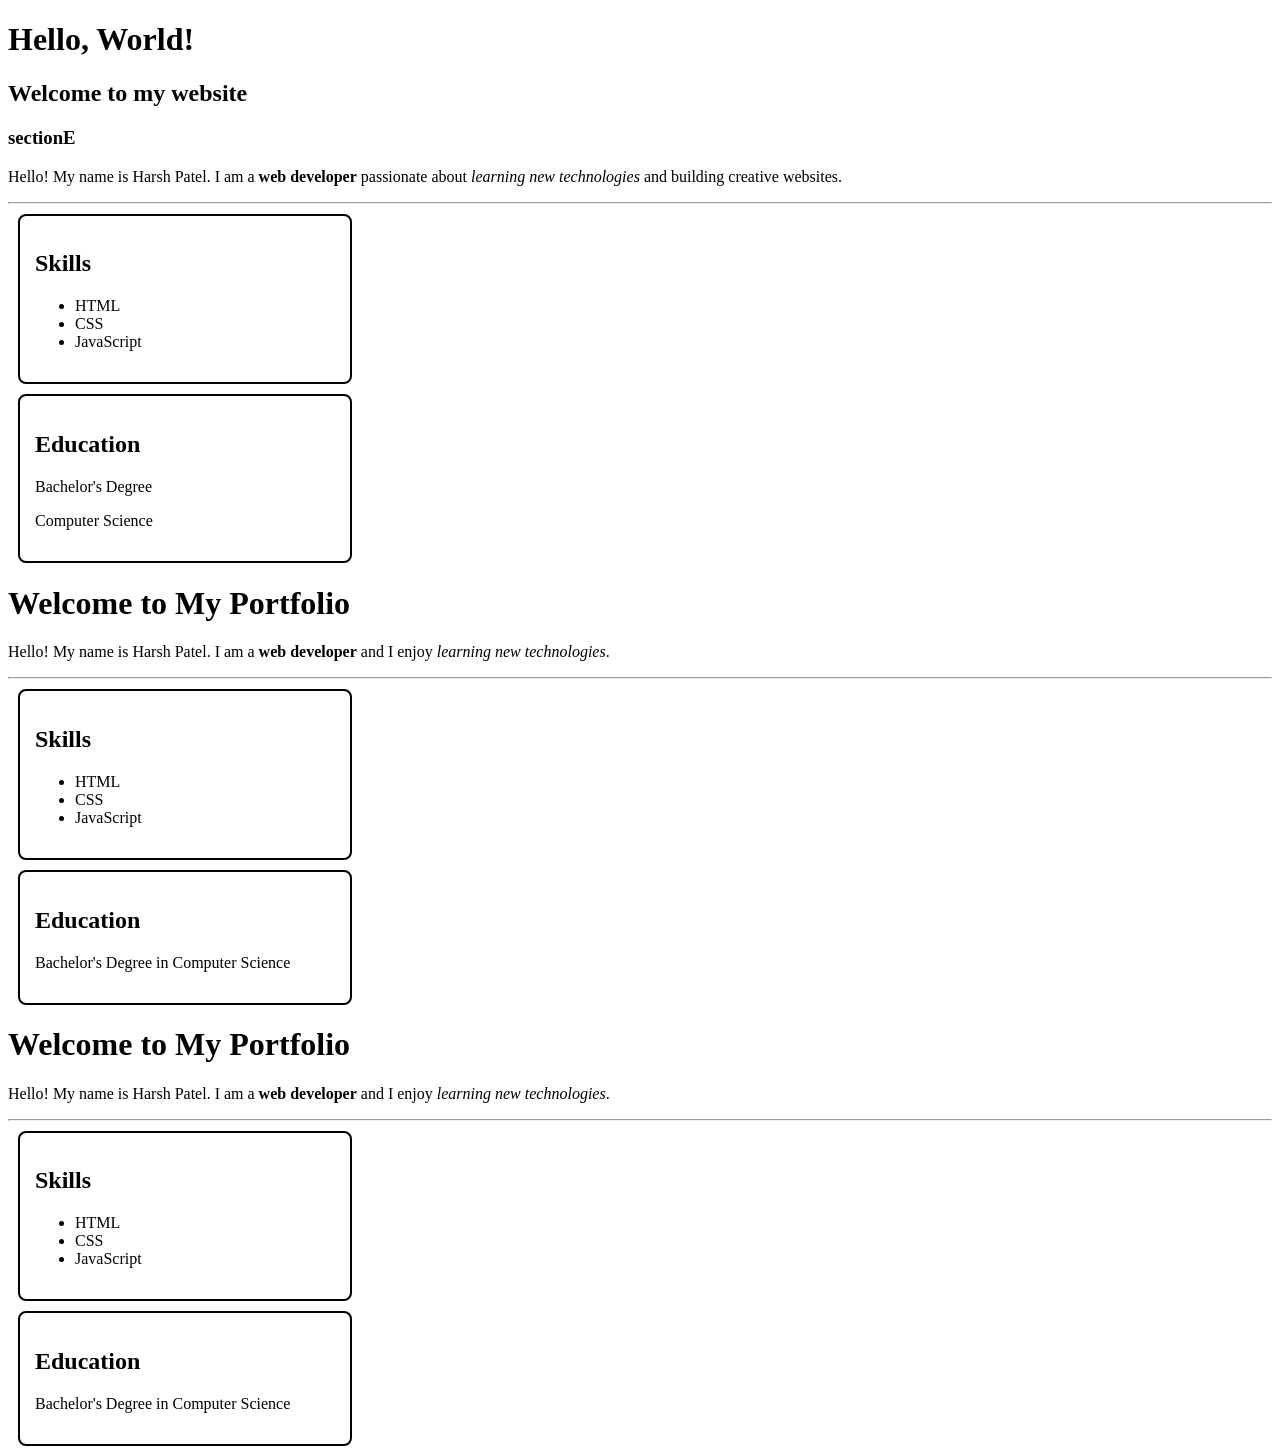
<file: week 2/index.html>
<!DOCTYPE html>
<html lang="en">
<head>
    <meta charset="UTF-8">
    <meta name="viewport" content="width=device-width, initial-scale=1.0">
    <title>Document</title>
</head>
<body>
    <h1>
        Hello, World!</h1>
    
        <h2>
           Welcome to my website</h2>

           <h3>sectionE</h3>

    
</body>
</html>


<!DOCTYPE html>
<html lang="en">
<head>
    <meta charset="UTF-8">
    <meta name="viewport" content="width=device-width, initial-scale=1.0">
    <title>Introduction</title>
</head>
<body>
    <p>
        Hello! My name is Harsh Patel. I am a <strong>web developer</strong>
        passionate about <em>learning new technologies</em>
        and building creative websites.
    </p>

    <hr>
</body>
</html>



<!DOCTYPE html>
<html lang="en">
<head>
    <meta charset="UTF-8">
    <meta name="viewport" content="width=device-width, initial-scale=1.0">
    <title> Completed 12th from cbse - Radha Madhav Public School 
            Completed 10th from cbse - Delhi Public School
            pursuing B.Tech in Computer Science from INVERTIS UNIVERSITY

    </title>
    <style>
        .info-box {
            border: 2px solid black;
            padding: 15px;
            margin: 10px;
            width: 300px;
            border-radius: 8px;
        }
    </style>
</head>
<body>

    <div id="skills" class="info-box">
        <h2>Skills</h2>
        <ul>
            <li>HTML</li>
            <li>CSS</li>
            <li>JavaScript</li>
        </ul>
    </div>

    <div id="education" class="info-box">
        <h2>Education</h2>
        <p>Bachelor's Degree</p>
        <p>Computer Science</p>
    </div>

</body>
</html>



<!DOCTYPE html>
<html lang="en">
<head>
    <meta charset="UTF-8">
    <meta name="viewport" content="width=device-width, initial-scale=1.0">
    <title>My Portfolio</title>
</head>
<body>

    <h1>Welcome to My Portfolio</h1>

    <p>Hello! My name is Harsh Patel. I am a
        <strong>web developer</strong> and I enjoy
        <em>learning new technologies</em>.
    </p>

    <hr>

    <div id="skills" class="info-box">
        <h2>Skills</h2>
        <ul>
            <li>HTML</li>
            <li>CSS</li>
            <li>JavaScript</li>
        </ul>
    </div>

    <div id="education" class="info-box">
        <h2>Education</h2>
        <p>Bachelor's Degree in Computer Science</p>
    </div>

</body>
</html>




<!DOCTYPE html>
<html lang="en">
<head>
    <!-- Set character encoding -->
    <meta charset="UTF-8">

    <!-- Make the page responsive -->
    <meta name="viewport" content="width=device-width, initial-scale=1.0">

    <!-- Page title -->
    <title>My Portfolio</title>

    <!-- CSS styling -->
    <style>
        /* Common styling for information boxes */
        .info-box {
            border: 2px solid black;
            padding: 15px;
            margin: 10px;
            width: 300px;
            border-radius: 8px;
        }
    </style>
</head>

<body>
    <!-- Main heading -->
    <h1>Welcome to My Portfolio</h1>

    <!-- Introduction paragraph -->
    <p>
        Hello! My name is Harsh Patel. I am a
        <strong>web developer</strong> and I enjoy
        <em>learning new technologies</em>.
    </p>

    <hr>

    <!-- Skills section -->
    <div id="skills" class="info-box">
        <h2>Skills</h2>

        <ul>
            <li>HTML</li>
            <li>CSS</li>
            <li>JavaScript</li>
        </ul>
    </div>

    <!-- Education section -->
    <div id="education" class="info-box">
        <h2>Education</h2>

        <p>Bachelor's Degree in Computer Science</p>
    </div>
</body>
</html>
</file>
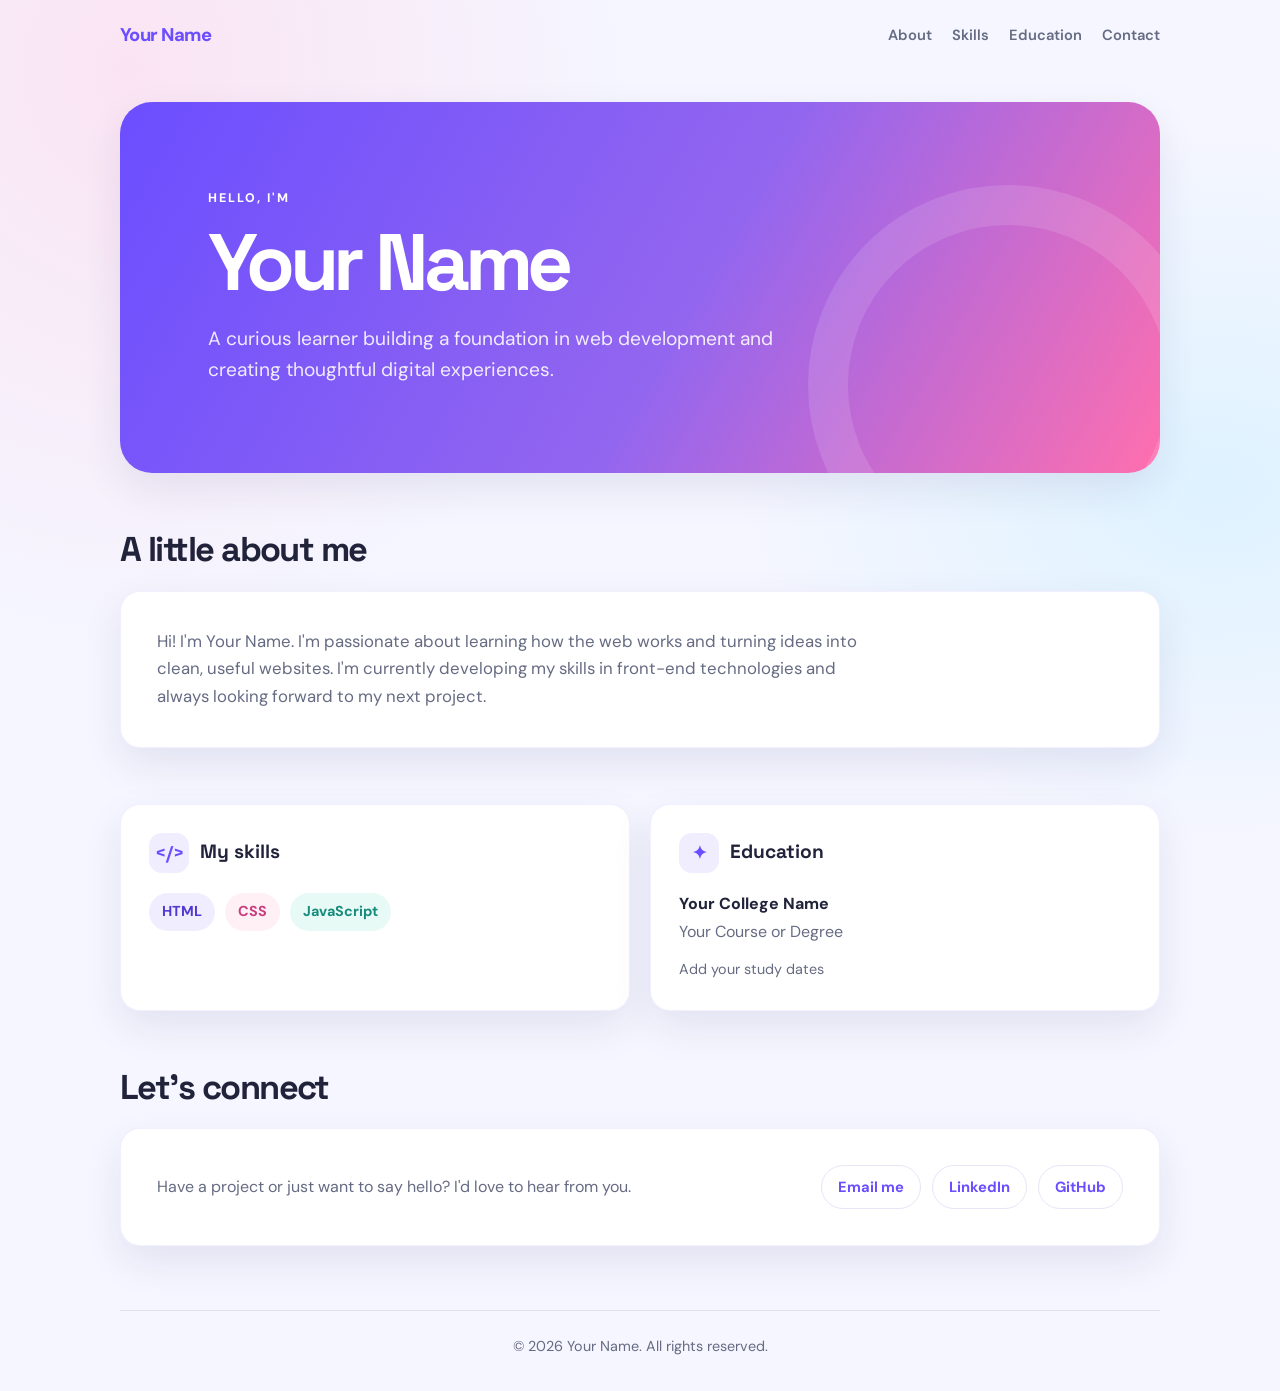
<file: week-5/index.html>
<!DOCTYPE html>
<html lang="en">
<head>
  <meta charset="UTF-8">
  <meta name="viewport" content="width=device-width, initial-scale=1.0">
  <meta name="description" content="A personal portfolio introducing Your Name, their skills, education, and contact details.">
  <title>Your Name | Portfolio</title>
  <link rel="preconnect" href="https://fonts.googleapis.com">
  <link rel="preconnect" href="https://fonts.gstatic.com" crossorigin>
  <link href="https://fonts.googleapis.com/css2?family=DM+Sans:wght@400;500;600;700;800&family=Space+Grotesk:wght@500;600;700&display=swap" rel="stylesheet">
  <style>
    :root {
      color-scheme: light;
      --ink: #20233a;
      --muted: #656b82;
      --paper: #ffffff;
      --white: #ffffff;
      --background: #f5f6ff;
      --purple: #6b4eff;
      --purple-dark: #5138d1;
      --purple-soft: #f0edff;
      --purple-mid: #9366ef;
      --purple-border: rgb(107 78 255 / 9%);
      --purple-glow: rgb(42 35 99 / 9%);
      --pink: #ff6fae;
      --pink-soft: #fff0f6;
      --pink-dark: #c83d7d;
      --pink-wash: rgb(255 213 233 / 55%);
      --teal: #24b8a5;
      --teal-soft: #e8faf6;
      --teal-dark: #168a7b;
      --blue-wash: rgb(203 239 255 / 55%);
      --white-soft: rgb(255 255 255 / 88%);
      --white-ring: rgb(255 255 255 / 12%);
      --button-border: #e8e5f7;
      --button-hover: #f4f1ff;
      --footer-border: rgb(101 107 130 / 15%);
      --font-body: "DM Sans", "Segoe UI", Tahoma, sans-serif;
      --font-heading: "Space Grotesk", "DM Sans", sans-serif;
      --shadow: 0 16px 40px var(--purple-glow);
      --content-width: 1040px;
      --space-0-25: 0.25rem;
      --space-0-4: 0.4rem;
      --space-0-45: 0.45rem;
      --space-0-5: 0.5rem;
      --space-0-55: 0.55rem;
      --space-0-65: 0.65rem;
      --space-0-7: 0.7rem;
      --space-0-75: 0.75rem;
      --space-0-8: 0.8rem;
      --space-1: 1rem;
      --space-1-25: 1.25rem;
      --space-1-5: 1.5rem;
      --space-1-75: 1.75rem;
      --space-2: 2rem;
      --space-2-25: 2.25rem;
      --space-2-5: 2.5rem;
      --space-3-5: 3.5rem;
      --space-4: 4rem;
      --space-5-5: 5.5rem;
      --space-decoration: 3rem;
      --space-decoration-bottom: 7rem;
      --space-decoration-outline: 2.5rem;
      --space-interaction: 2px;
      --radius-small: 0.8rem;
      --radius-medium: 1.25rem;
      --radius-large: 2rem;
    }

    * {
      box-sizing: border-box;
    }

    html {
      scroll-behavior: smooth;
    }

    body {
      margin: 0;
      background:
        radial-gradient(ellipse at 10% 5%, var(--pink-wash), transparent 32rem),
        radial-gradient(ellipse at 95% 35%, var(--blue-wash), transparent 30rem),
        var(--background);
      color: var(--ink);
      font-family: var(--font-body);
      font-size: 16px;
      line-height: 1.65;
    }

    a {
      color: inherit;
    }

    .page-shell {
      width: min(100% - var(--space-2), var(--content-width));
      margin: 0 auto;
    }

    .site-header {
      display: flex;
      align-items: center;
      justify-content: space-between;
      gap: var(--space-1-5);
      padding: var(--space-1-25) 0;
    }

    .brand {
      color: var(--purple);
      font-size: 1.15rem;
      font-weight: 800;
      letter-spacing: -0.03em;
      text-decoration: none;
    }

    .site-nav {
      display: flex;
      flex-wrap: wrap;
      gap: var(--space-0-4) var(--space-1-25);
    }

    .site-nav a {
      color: var(--muted);
      font-size: 0.92rem;
      font-weight: 600;
      text-decoration: none;
      transition: color 160ms ease;
    }

    .site-nav a:hover,
    .site-nav a:focus-visible {
      color: var(--purple);
    }

    main {
      padding: var(--space-2) 0 var(--space-4);
    }

    #hero {
      position: relative;
      overflow: hidden;
      padding: clamp(var(--space-2-5), 8vw, var(--space-5-5));
      border-radius: var(--radius-large);
      background: linear-gradient(120deg, var(--purple), var(--purple-mid) 55%, var(--pink));
      box-shadow: var(--shadow);
      color: var(--white);
    }

    #hero::after {
      position: absolute;
      right: calc(var(--space-decoration) * -1);
      bottom: calc(var(--space-decoration-bottom) * -1);
      width: 20rem;
      height: 20rem;
      border: var(--space-decoration-outline) solid var(--white-ring);
      border-radius: 50%;
      content: "";
      pointer-events: none;
    }

    .eyebrow {
      margin: 0 0 var(--space-0-75);
      font-size: 0.78rem;
      font-weight: 800;
      letter-spacing: 0.16em;
      line-height: 1.4;
      text-transform: uppercase;
    }

    h1 {
      max-width: 700px;
      margin: 0;
      font-family: var(--font-heading);
      font-size: clamp(2.5rem, 7vw, 5rem);
      letter-spacing: -0.065em;
      line-height: 1.05;
    }

    #hero p:last-child {
      max-width: 580px;
      margin: var(--space-1-25) 0 0;
      color: var(--white-soft);
      font-size: clamp(1rem, 2.2vw, 1.2rem);
      line-height: 1.6;
    }

    .section {
      padding-top: var(--space-3-5);
    }

    .section-heading {
      margin: 0 0 var(--space-1-25);
      font-family: var(--font-heading);
      font-size: clamp(1.65rem, 4vw, 2.15rem);
      letter-spacing: -0.045em;
      line-height: 1.2;
    }

    .card {
      border: 1px solid var(--purple-border);
      border-radius: var(--radius-medium);
      background: var(--paper);
      box-shadow: var(--shadow);
    }

    .about-card {
      padding: clamp(var(--space-1-5), 4vw, var(--space-2-25));
    }

    .about-card p {
      max-width: 720px;
      margin: 0;
      color: var(--muted);
      font-size: 1.05rem;
    }

    .card-grid {
      display: flex;
      flex-wrap: wrap;
      gap: var(--space-1-25);
    }

    .info-card {
      flex: 1 1 280px;
      min-width: 0;
      padding: var(--space-1-75);
    }

    .info-card h3 {
      display: flex;
      align-items: center;
      gap: var(--space-0-7);
      margin: 0 0 var(--space-1-25);
      font-family: var(--font-heading);
      font-size: 1.2rem;
      line-height: 1.3;
    }

    .icon {
      display: inline-grid;
      width: 2.5rem;
      height: 2.5rem;
      place-items: center;
      border-radius: var(--radius-small);
      background: var(--purple-soft);
      color: var(--purple);
      font-size: 1.15rem;
    }

    .skill-list {
      display: flex;
      flex-wrap: wrap;
      gap: var(--space-0-65);
      margin: 0;
      padding: 0;
      list-style: none;
    }

    .skill-list li {
      padding: var(--space-0-45) var(--space-0-8);
      border-radius: 999px;
      background: var(--purple-soft);
      color: var(--purple-dark);
      font-size: 0.9rem;
      font-weight: 700;
    }

    .skill-list li:nth-child(2) {
      background: var(--pink-soft);
      color: var(--pink-dark);
    }

    .skill-list li:nth-child(3) {
      background: var(--teal-soft);
      color: var(--teal-dark);
    }

    .education-title {
      margin: 0 0 var(--space-0-25);
      font-weight: 750;
      line-height: 1.4;
    }

    .education-detail,
    .education-date {
      margin: 0;
      color: var(--muted);
    }

    .education-date {
      margin-top: var(--space-0-8);
      font-size: 0.9rem;
    }

    .contact-card {
      display: flex;
      flex-wrap: wrap;
      align-items: center;
      justify-content: space-between;
      gap: var(--space-1-5);
      padding: clamp(var(--space-1-5), 4vw, var(--space-2-25));
    }

    .contact-card p {
      margin: 0;
      color: var(--muted);
    }

    .contact-links {
      display: flex;
      flex-wrap: wrap;
      gap: var(--space-0-7);
    }

    .contact-links a {
      display: inline-flex;
      align-items: center;
      justify-content: center;
      min-height: 2.75rem;
      padding: var(--space-0-55) var(--space-1);
      border: 1px solid var(--button-border);
      border-radius: 999px;
      color: var(--purple);
      font-size: 0.92rem;
      font-weight: 700;
      text-decoration: none;
      transition: background-color 160ms ease, transform 160ms ease;
    }

    .contact-links a:hover,
    .contact-links a:focus-visible {
      transform: translateY(calc(var(--space-interaction) * -1));
      background: var(--button-hover);
    }

    .site-footer {
      padding: var(--space-1-5) 0 var(--space-2);
      border-top: 1px solid var(--footer-border);
      color: var(--muted);
      font-size: 0.9rem;
      text-align: center;
    }

    .site-footer p {
      margin: 0;
    }

    :focus-visible {
      outline: 3px solid var(--teal);
      outline-offset: var(--space-0-75);
    }

    @media (max-width: 600px) {
      .site-header {
        align-items: flex-start;
        flex-direction: column;
        gap: var(--space-0-75);
      }

      .site-nav {
        gap: var(--space-0-5) var(--space-1);
      }

      main {
        padding-top: var(--space-1);
      }

      #hero {
        border-radius: var(--radius-medium);
      }

      .section {
        padding-top: var(--space-2-5);
      }
    }

    @media (prefers-reduced-motion: reduce) {
      *,
      *::before,
      *::after {
        scroll-behavior: auto !important;
        transition-duration: 0.01ms !important;
      }
    }
  </style>
</head>
<body>
  <div class="page-shell">
    <header class="site-header">
      <a class="brand" href="#home">Your Name</a>
      <nav class="site-nav" aria-label="Main navigation">
        <a href="#about">About</a>
        <a href="#skills">Skills</a>
        <a href="#education">Education</a>
        <a href="#contact">Contact</a>
      </nav>
    </header>

    <main>
      <section id="hero" aria-labelledby="hero-title">
        <p class="eyebrow">Hello, I'm</p>
        <h1 id="hero-title">Your Name</h1>
        <p>A curious learner building a foundation in web development and creating thoughtful digital experiences.</p>
      </section>

      <section class="section" id="about" aria-labelledby="about-title">
        <h2 class="section-heading" id="about-title">A little about me</h2>
        <div class="about-card card">
          <p>Hi! I'm Your Name. I'm passionate about learning how the web works and turning ideas into clean, useful websites. I'm currently developing my skills in front-end technologies and always looking forward to my next project.</p>
        </div>
      </section>

      <section class="section" aria-label="Skills and education">
        <div class="card-grid">
          <article class="info-card card" id="skills" aria-labelledby="skills-title">
            <h3 id="skills-title"><span class="icon" aria-hidden="true">&lt;/&gt;</span> My skills</h3>
            <ul class="skill-list">
              <li>HTML</li>
              <li>CSS</li>
              <li>JavaScript</li>
            </ul>
          </article>

          <article class="info-card card" id="education" aria-labelledby="education-title">
            <h3 id="education-title"><span class="icon" aria-hidden="true">✦</span> Education</h3>
            <p class="education-title">Your College Name</p>
            <p class="education-detail">Your Course or Degree</p>
            <p class="education-date">Add your study dates</p>
          </article>
        </div>
      </section>
      

      <section class="section" id="contact" aria-labelledby="contact-title">
        <h2 class="section-heading" id="contact-title">Let's connect</h2>
        <div class="contact-card card">
          <p>Have a project or just want to say hello? I'd love to hear from you.</p>
          <div class="contact-links">
            <a href="mailto:your.email@example.com">Email me</a>
            <a href="https://www.linkedin.com/" target="_blank" rel="noopener noreferrer">LinkedIn</a>
            <a href="https://github.com/" target="_blank" rel="noopener noreferrer">GitHub</a>
          </div>
        </div>
      </section>
    </main>

    <footer class="site-footer">
      <p>&copy; 2026 Your Name. All rights reserved.</p>
    </footer>
  </div>
</body>
</html>
</file>
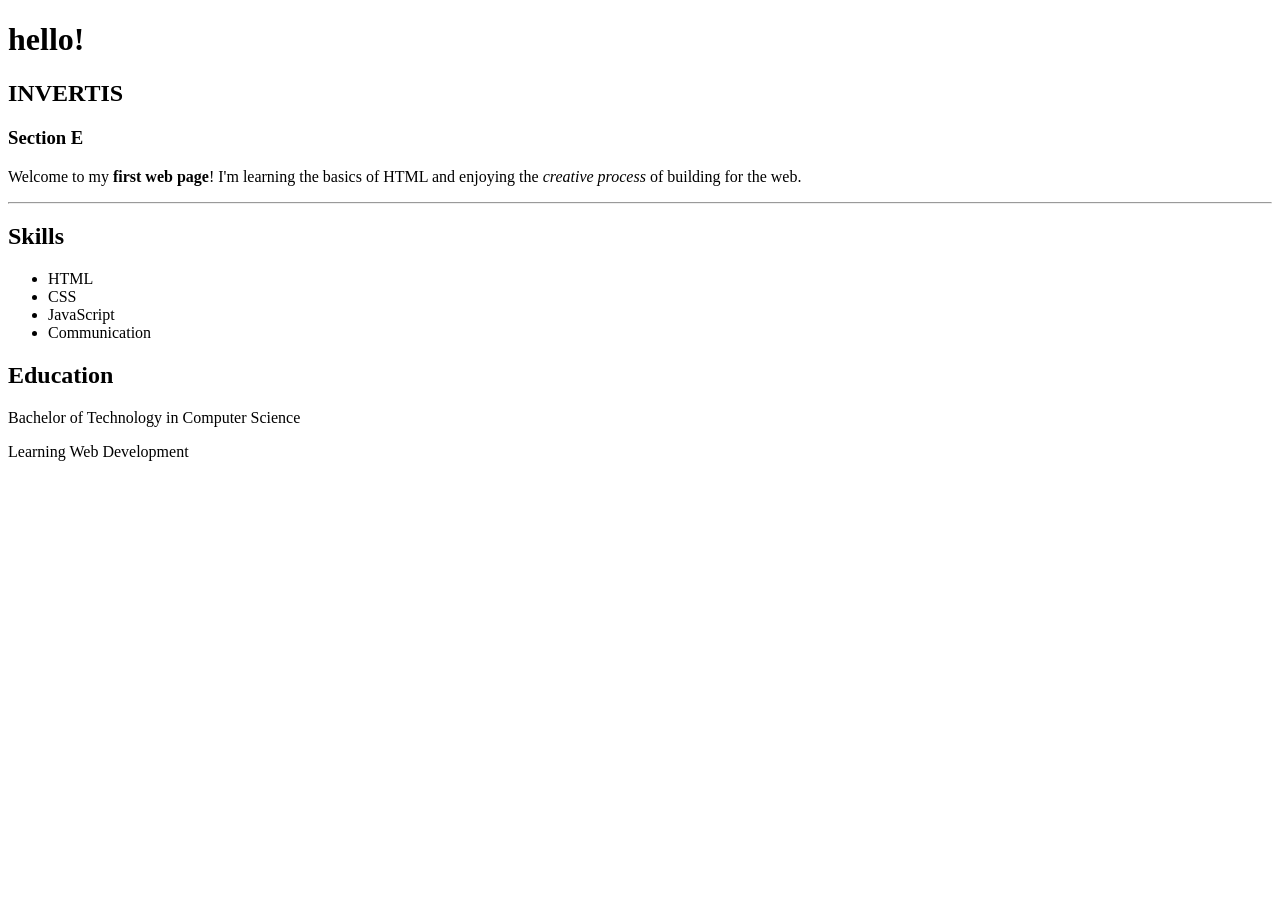
<file: week2/index.html>
<!DOCTYPE html>
<html lang="en">
<head>
  <meta charset="UTF-8">
  <meta name="viewport" content="width=device-width, initial-scale=1.0">
  <title>My First Web Page</title>
</head>
<body>
  <!-- Introduction -->
  <h1>hello!</h1>
  <h2>INVERTIS</h2>
  <h3>Section E</h3>
  <p>Welcome to my <strong>first web page</strong>! I'm learning the basics of HTML and enjoying the <em>creative process</em> of building for the web.</p>
  <hr>

  <!-- Skills section -->
  <div id="skills" class="section-box">
    <h2>Skills</h2>
    <ul>
      <li>HTML</li>
      <li>CSS</li>
      <li>JavaScript</li>
      <li>Communication</li>
    </ul>
  </div>

  <!-- Education section -->
  <div id="education" class="section-box">
    <h2>Education</h2>
    <p>Bachelor of Technology in Computer Science</p>
    <p>Learning Web Development</p>
  </div>
</body>
</html>
</file>
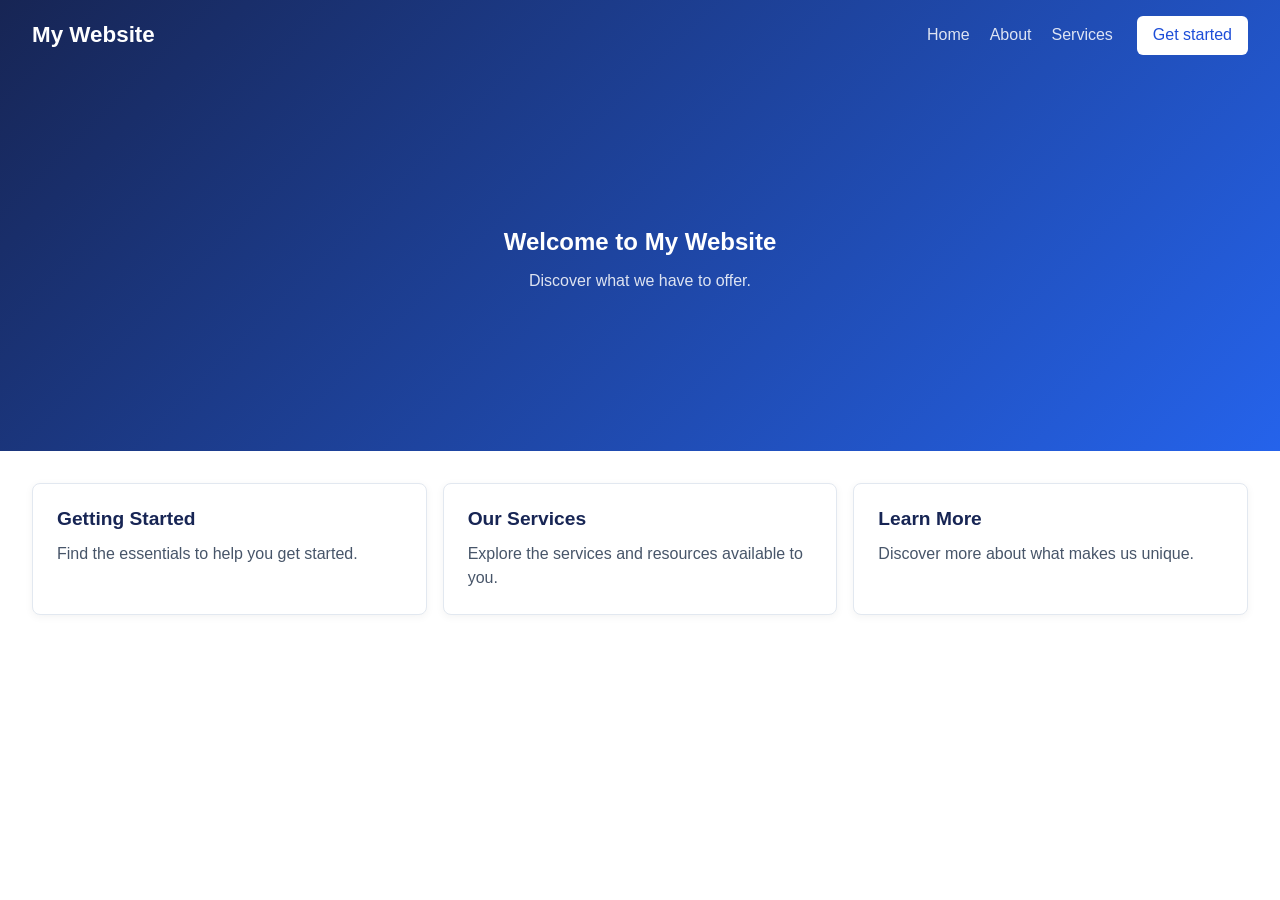
<file: week7/index.html>
<!DOCTYPE html>
<html lang="en">
<head>
  <meta charset="UTF-8">
  <meta name="viewport" content="width=device-width, initial-scale=1.0">
  <title>My Website | Home</title>
  <style>
    * {
      box-sizing: border-box;
    }

    body {
      margin: 0;
      font-family: Arial, sans-serif;
    }

    .hero {
      background: linear-gradient(135deg, #172554, #2563eb);
      color: #fff;
    }

    .navbar {
      display: flex;
      align-items: center;
      justify-content: space-between;
      padding: 1rem 2rem;
    }

    .logo {
      color: inherit;
      font-size: 1.4rem;
      font-weight: 700;
      text-decoration: none;
    }

    .nav-right {
      display: flex;
      align-items: center;
      gap: 1.5rem;
    }

    .nav-links {
      display: flex;
      align-items: center;
      gap: 1.25rem;
      margin: 0;
      padding: 0;
      list-style: none;
    }

    .nav-links a {
      color: rgb(255 255 255 / 85%);
      text-decoration: none;
    }

    .nav-links a:hover {
      color: #fff;
    }

    .nav-button {
      padding: 0.65rem 1rem;
      border: 0;
      border-radius: 6px;
      background: #fff;
      color: #1d4ed8;
      font: inherit;
      cursor: pointer;
      white-space: nowrap;
    }

    .nav-button:hover {
      background: #dbeafe;
    }

    .banner {
      display: flex;
      flex-direction: column;
      justify-content: center;
      align-items: center;
      min-height: 380px;
      padding: 2rem;
      color: inherit;
      text-align: center;
    }

    .banner h1 {
      margin: 0 0 0.75rem;
    }

    .banner p {
      margin: 0;
      color: rgb(255 255 255 / 85%);
      line-height: 1.6;
    }

    .card-row {
      display: flex;
      flex-wrap: wrap;
      gap: 1rem;
      padding: 2rem;
    }

    .card {
      flex: 1 1 200px;
      padding: 1.5rem;
      border: 1px solid #e2e8f0;
      border-radius: 8px;
      background: #fff;
      box-shadow: 0 2px 8px rgb(0 0 0 / 5%);
    }

    .card h2 {
      margin: 0 0 0.75rem;
      color: #172554;
      font-size: 1.2rem;
    }

    .card p {
      margin: 0;
      color: #475569;
      line-height: 1.5;
    }

    @media (max-width: 600px) {
      .navbar {
        flex-wrap: wrap;
        gap: 1rem;
        padding: 1rem;
      }

      .nav-right {
        width: 100%;
        gap: 0.75rem;
        justify-content: space-between;
      }

      .nav-links {
        gap: 0.75rem;
      }
    }
  </style>
</head>
<body>
  <header class="hero">
    <nav class="navbar" aria-label="Main navigation">
      <a class="logo" href="#" aria-label="My Website home">My Website</a>
      <div class="nav-right">
        <ul class="nav-links">
          <li><a href="#home">Home</a></li>
          <li><a href="#about">About</a></li>
          <li><a href="#services">Services</a></li>
        </ul>
        <button class="nav-button" type="button">Get started</button>
      </div>
    </nav>
    <section class="banner" aria-labelledby="banner-heading">
      <h1 id="banner-heading">Welcome to My Website</h1>
      <p>Discover what we have to offer.</p>
    </section>
  </header>
  <main>
    <section class="card-row" aria-label="Featured topics">
      <article class="card">
        <h2>Getting Started</h2>
        <p>Find the essentials to help you get started.</p>
      </article>
      <article class="card">
        <h2>Our Services</h2>
        <p>Explore the services and resources available to you.</p>
      </article>
      <article class="card">
        <h2>Learn More</h2>
        <p>Discover more about what makes us unique.</p>
      </article>
    </section>
  </main>
</body>
</html>
</file>
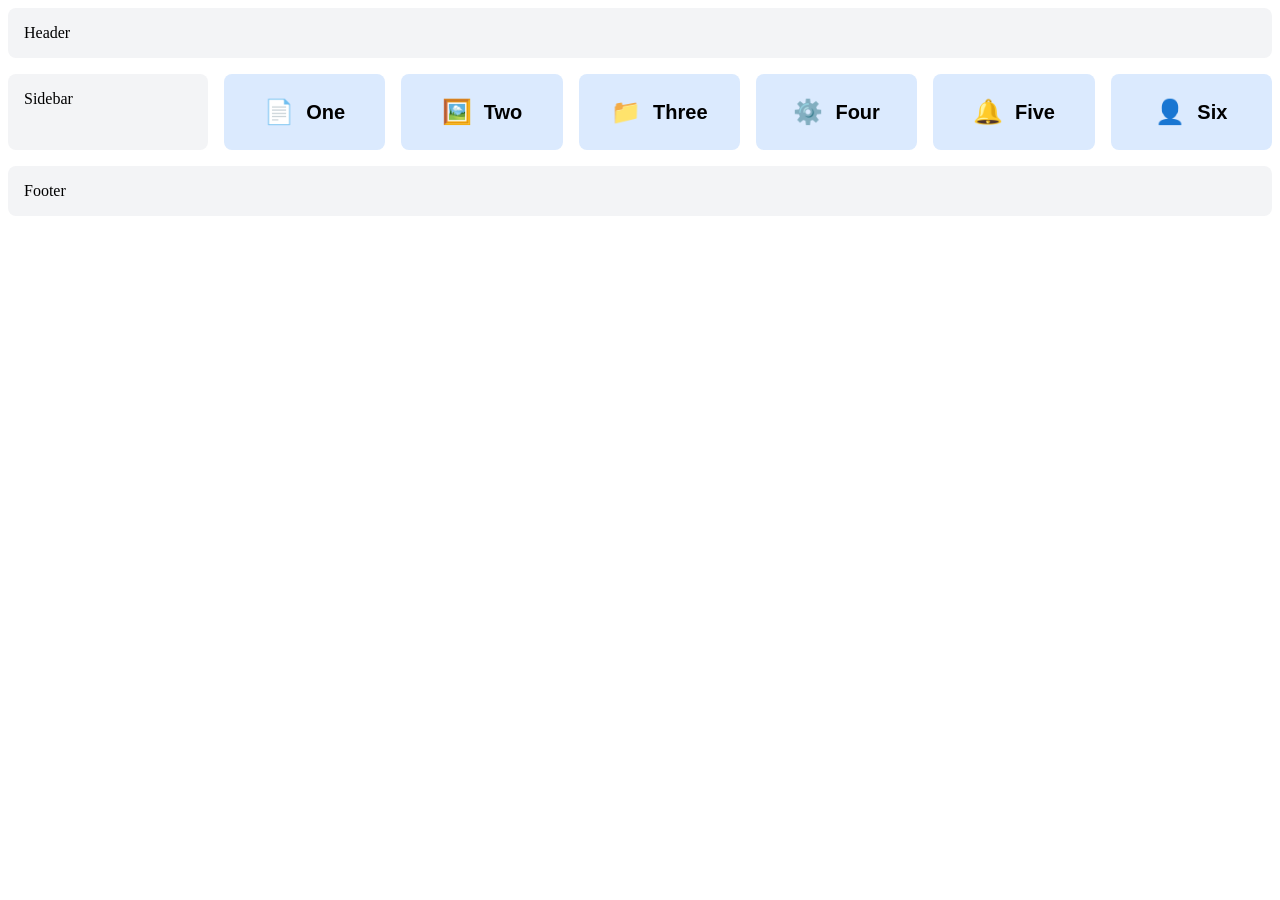
<file: week8/index.html>
<!DOCTYPE html>
<html lang="en">
<head>
  <meta charset="UTF-8">
  <meta name="viewport" content="width=device-width, initial-scale=1.0">
  <title>CSS Grid</title>
  <style>
    .layout {
      display: grid;
      grid-template-columns: 200px 1fr;
      grid-template-areas:
        "head head"
        "side main"
        "foot foot";
      gap: 16px;
    }

    .head {
      grid-area: head;
    }

    .side {
      grid-area: side;
    }

    .grid {
      grid-area: main;
      display: grid;
      grid-template-columns: repeat(auto-fit, minmax(150px, 1fr));
      gap: 16px;
    }

    .foot {
      grid-area: foot;
    }

    .grid-item {
      display: flex;
      align-items: center;
      justify-content: center;
      gap: 12px;
      padding: 24px;
      background: #dbeafe;
      border-radius: 8px;
      font: 600 1.25rem sans-serif;
    }

    .grid-icon {
      font-size: 1.5rem;
    }

    .head,
    .side,
    .foot {
      padding: 16px;
      background: #f3f4f6;
      border-radius: 8px;
    }

    @media (max-width: 600px) {
      .layout {
        grid-template-columns: 1fr;
        grid-template-areas:
          "head"
          "side"
          "main"
          "foot";
      }
    }
  </style>
</head>
<body>
    
  <div class="layout">
    <header class="head">Header</header>
    <aside class="side">Sidebar</aside>
    <main class="grid">
      <div class="grid-item"><span class="grid-icon" aria-hidden="true">📄</span><span>One</span></div>
      <div class="grid-item"><span class="grid-icon" aria-hidden="true">🖼️</span><span>Two</span></div>
      <div class="grid-item"><span class="grid-icon" aria-hidden="true">📁</span><span>Three</span></div>
      <div class="grid-item"><span class="grid-icon" aria-hidden="true">⚙️</span><span>Four</span></div>
      <div class="grid-item"><span class="grid-icon" aria-hidden="true">🔔</span><span>Five</span></div>
      <div class="grid-item"><span class="grid-icon" aria-hidden="true">👤</span><span>Six</span></div>
    </main>
    <footer class="foot">Footer</footer>
  </div>

</body>
</html>
</file>
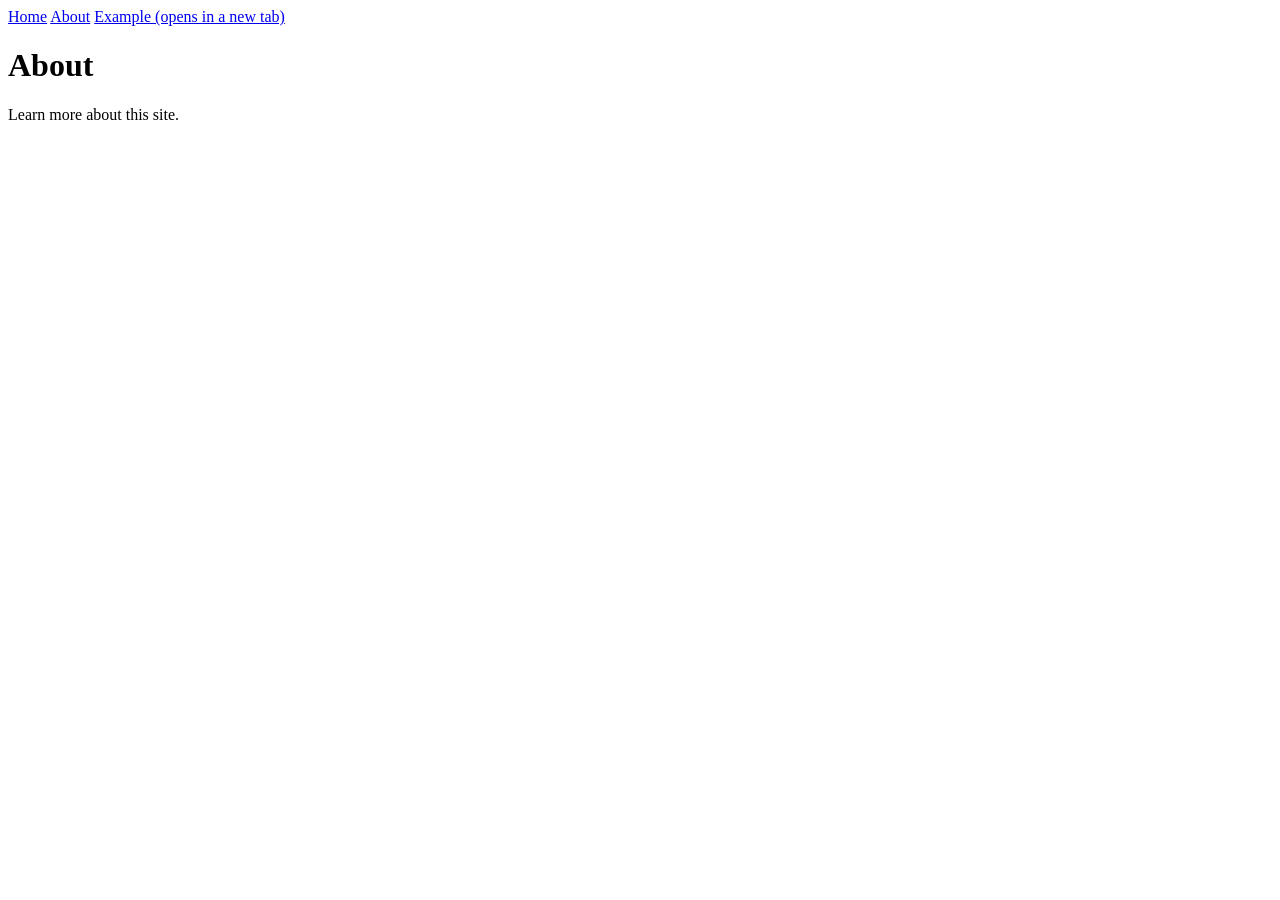
<file: about.html>
<!doctype html>
<html lang="en">
<head>
  <meta charset="utf-8">
  <meta name="viewport" content="width=device-width, initial-scale=1">
  <title>About</title>
</head>
<body>
  <header>
    <nav aria-label="Main navigation">
      <a href="index.html">Home</a>
      <a href="about.html" aria-current="page">About</a>
      <a href="https://www.example.com/" target="_blank" rel="noopener noreferrer">Example (opens in a new tab)</a>
    </nav>
  </header>
  <main>
    <h1>About</h1>
    <p>Learn more about this site.</p>
  </main>
</body>
</html>
</file>
